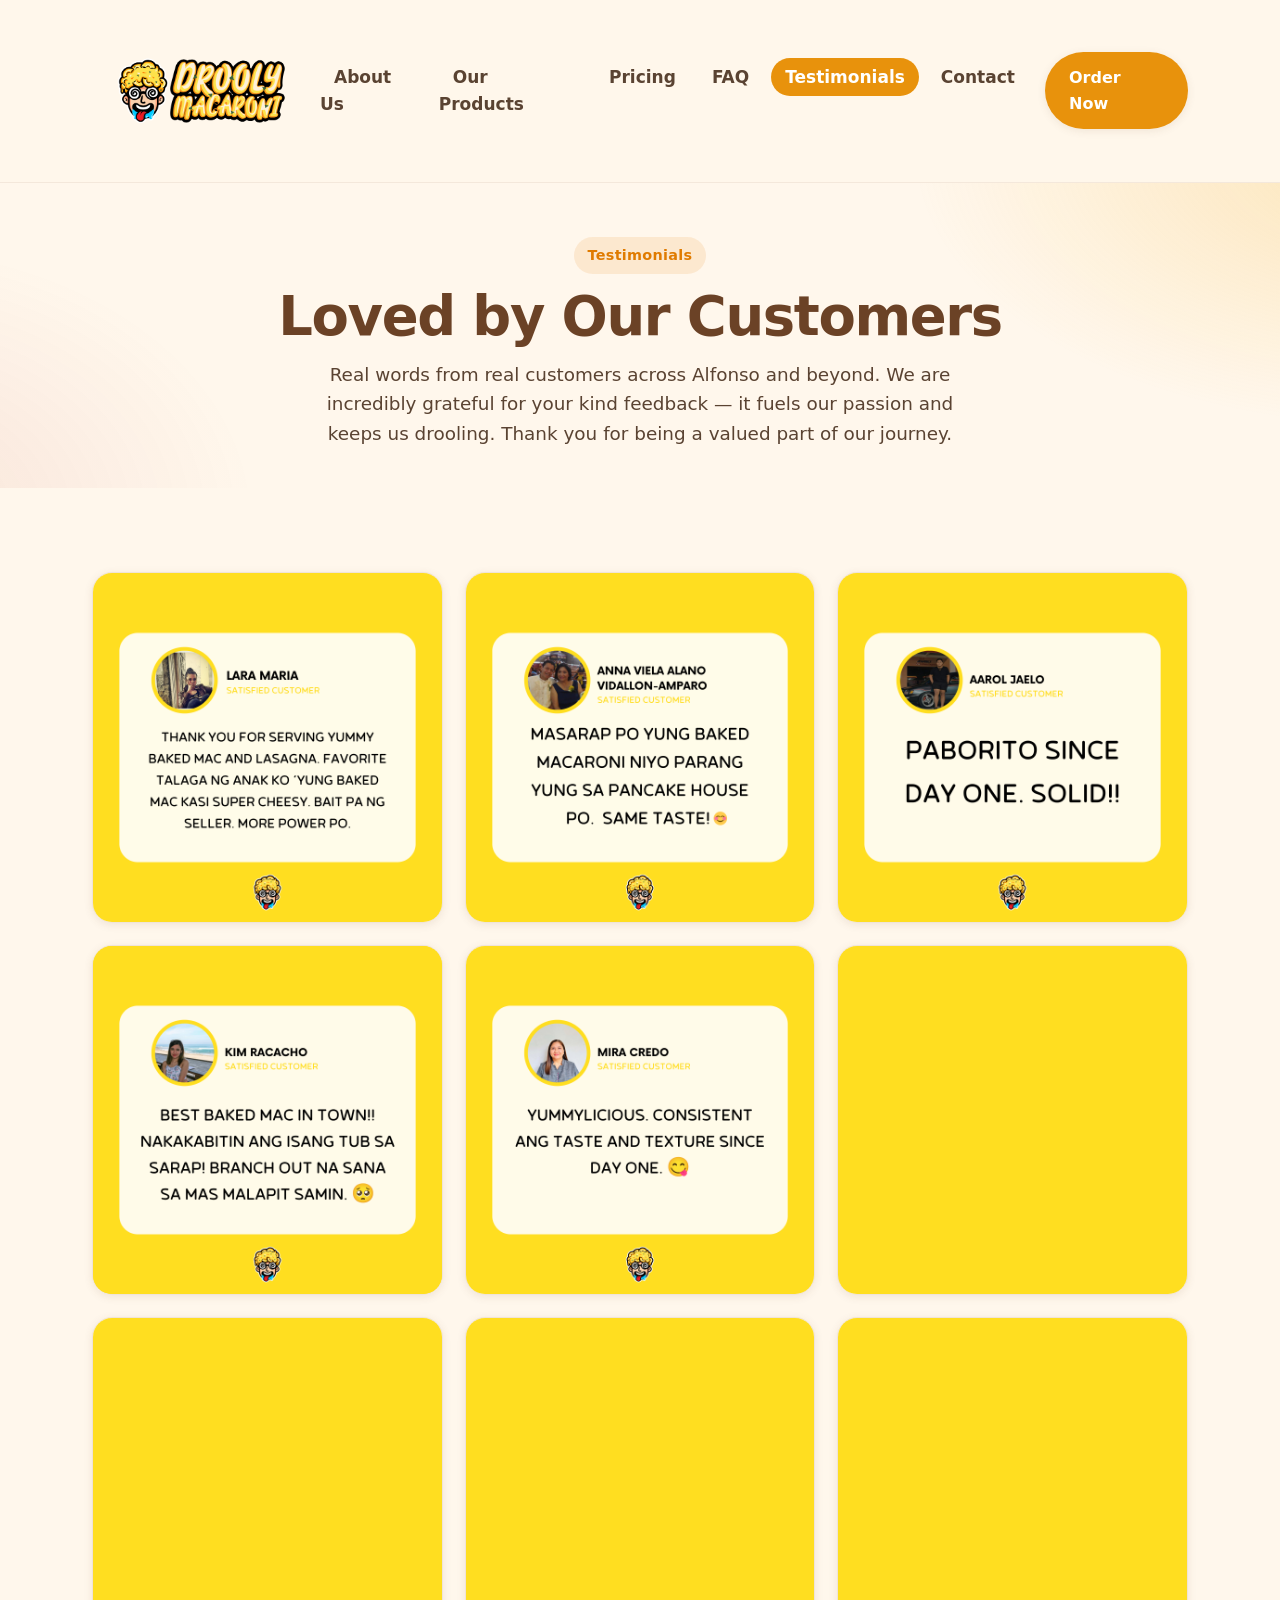
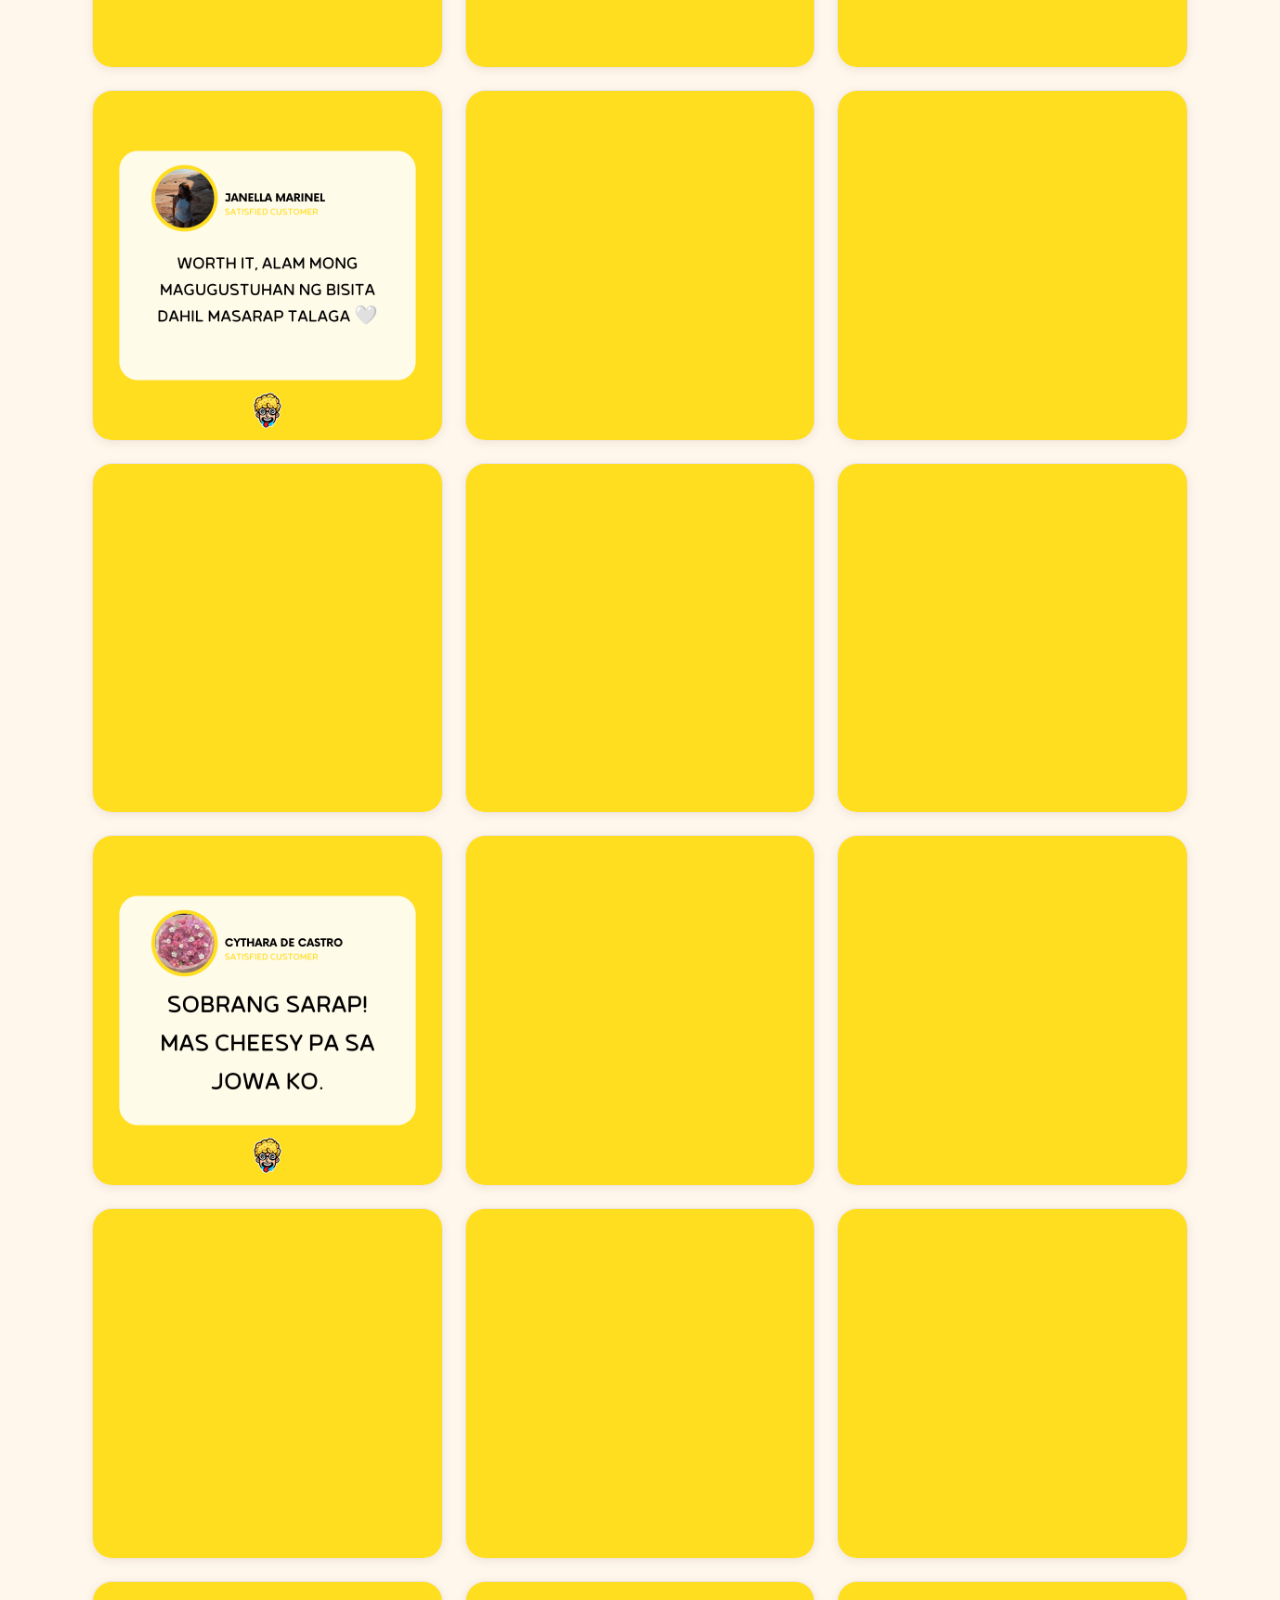
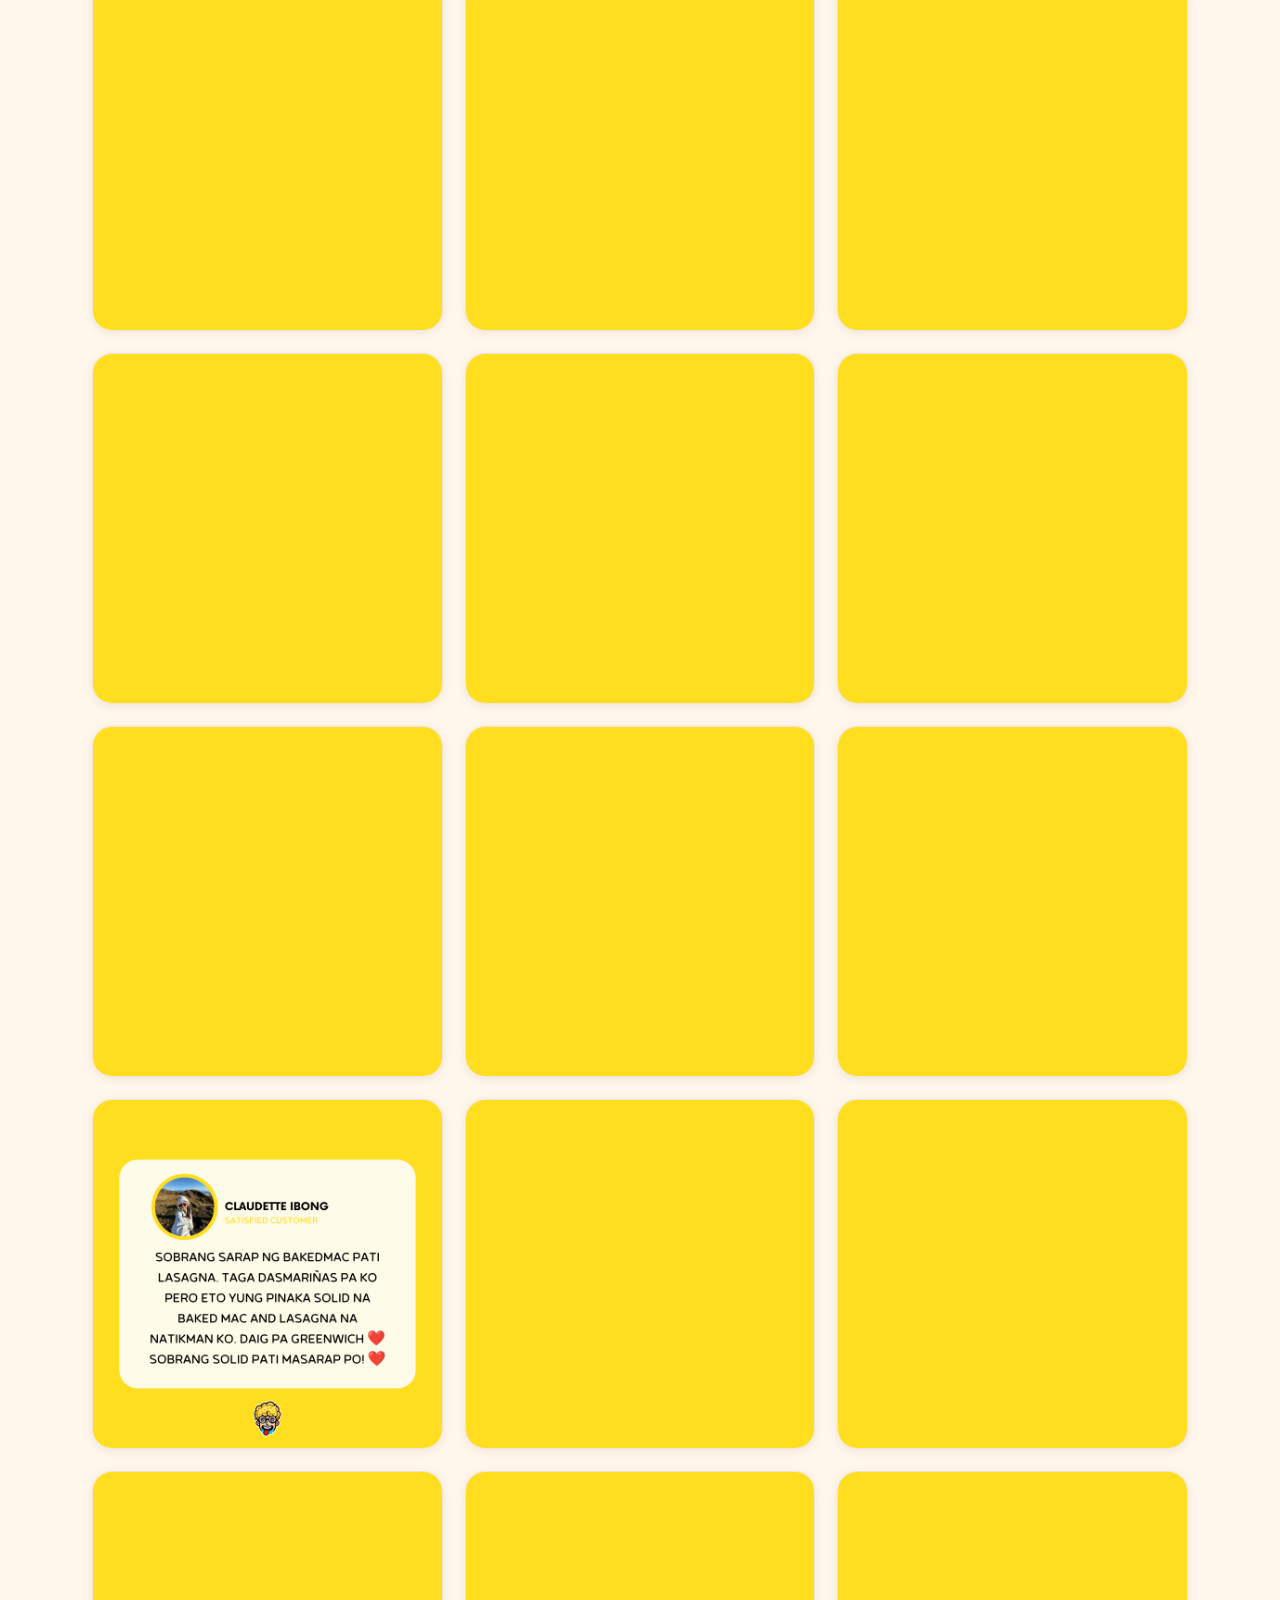
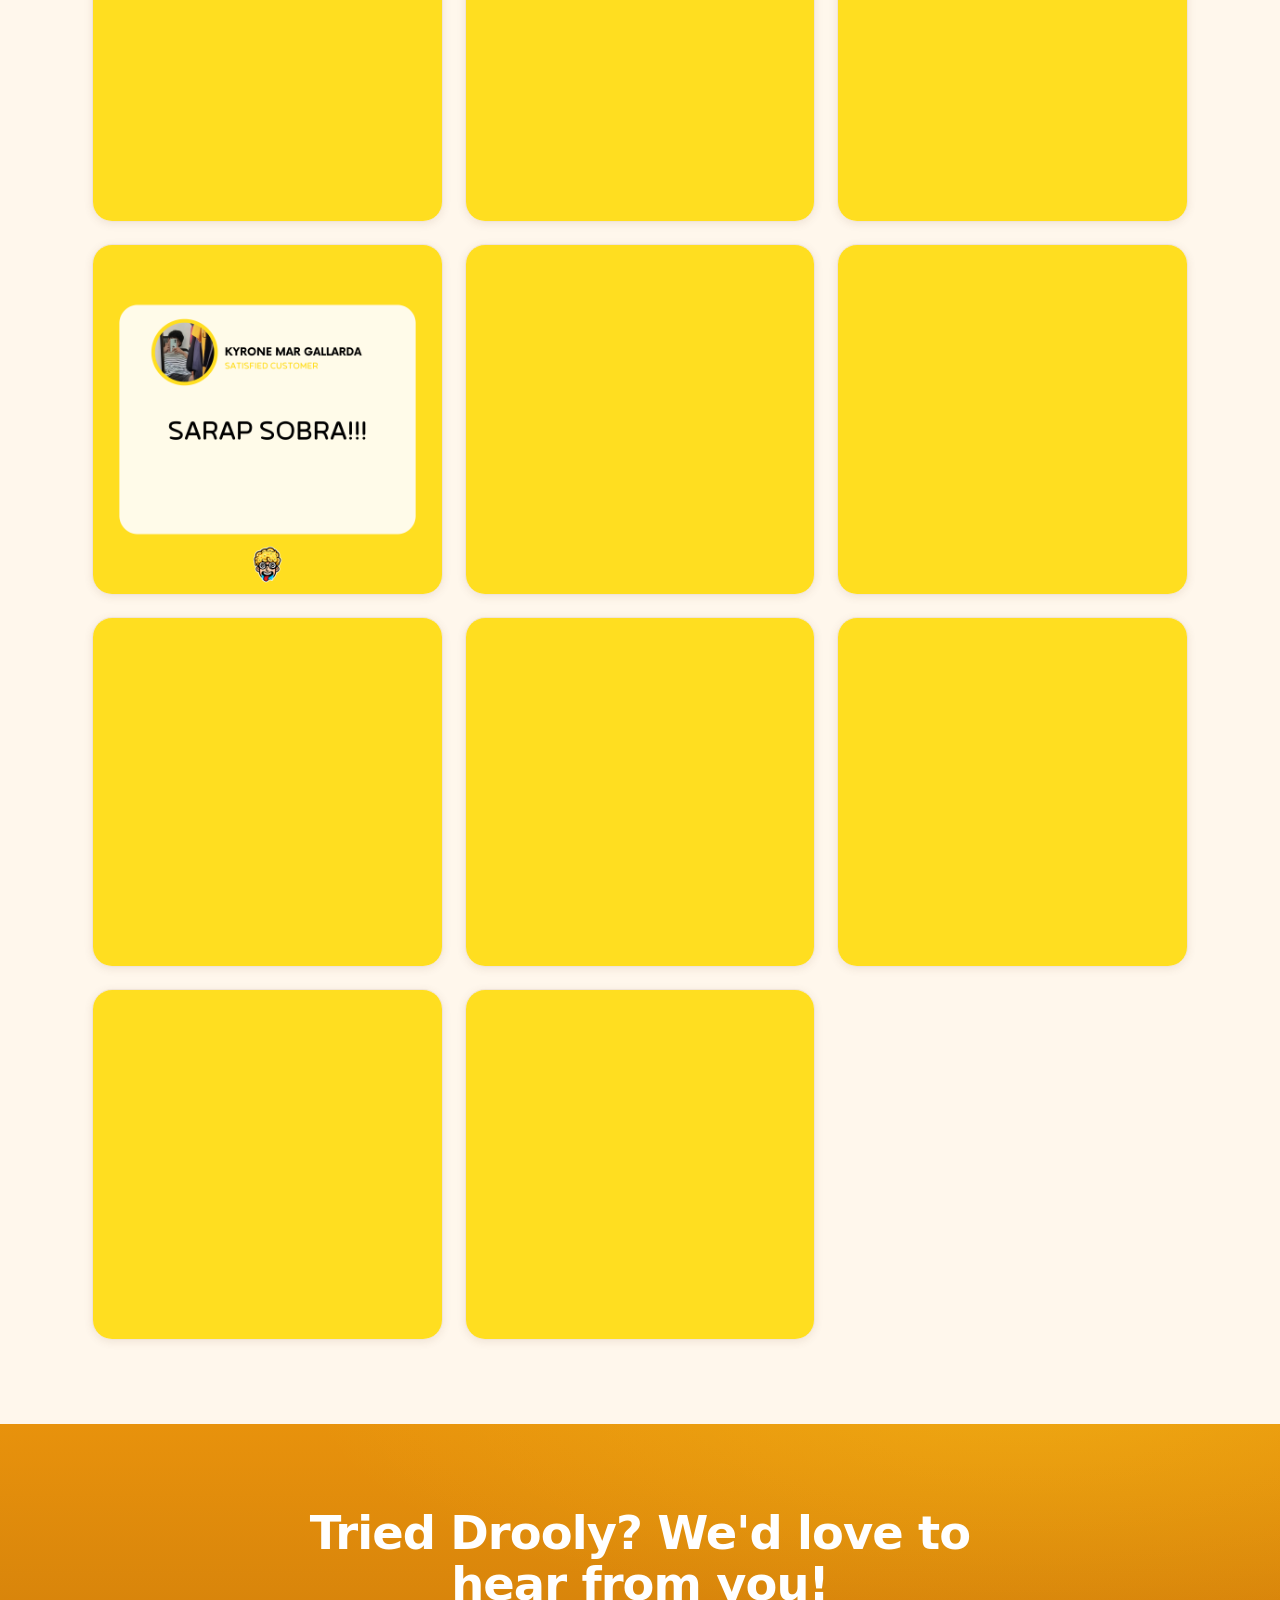
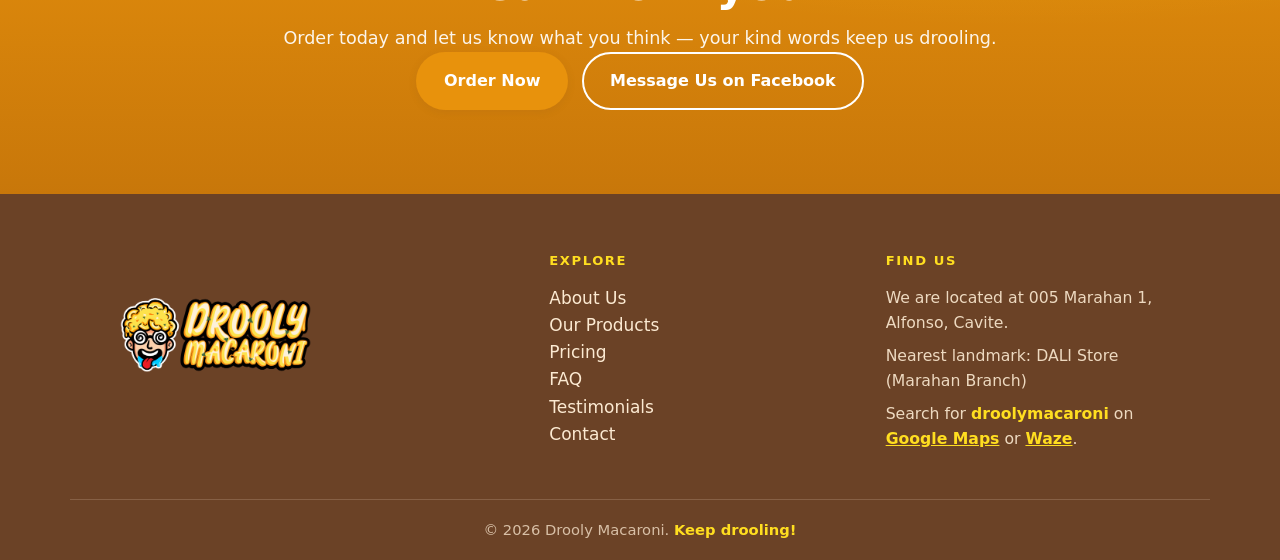
<file: testimonials.html>
<!DOCTYPE html>
<html lang="en">
<head>
  <meta charset="UTF-8" />
  <meta name="viewport" content="width=device-width, initial-scale=1.0" />

  <title>Testimonials | Drooly Macaroni</title>
  <meta name="description" content="Real reviews from Drooly Macaroni customers in Alfonso, Cavite — creamy baked mac & comforting lasagna worth drooling over." />
  <meta name="theme-color" content="#E8920C" />
  <link rel="canonical" href="https://droolymacaroni.com/testimonials" />

  <!-- Open Graph -->
  <meta property="og:type" content="website" />
  <meta property="og:title" content="Testimonials | Drooly Macaroni" />
  <meta property="og:description" content="Real reviews from Drooly Macaroni customers — creamy baked mac & comforting lasagna worth drooling over." />
  <meta property="og:site_name" content="Drooly Macaroni" />
  <meta property="og:locale" content="en_PH" />
  <meta property="og:image" content="images/bakemac-tray-new.png" />

  <!-- Twitter -->
  <meta name="twitter:card" content="summary_large_image" />
  <meta name="twitter:title" content="Testimonials | Drooly Macaroni" />
  <meta name="twitter:description" content="Real reviews from Drooly Macaroni customers — creamy baked mac & comforting lasagna worth drooling over." />
  <meta name="twitter:image" content="images/bakemac-tray-new.png" />

  <!-- Favicon -->
  <link rel="icon" type="image/png" href="assets/favicon.png" />
  <link rel="apple-touch-icon" href="assets/favicon.png" />

  <link rel="stylesheet" href="css/styles.css" />

  <!-- Structured data: customer reviews -->
  <script type="application/ld+json">
  {
    "@context": "https://schema.org",
    "@type": "Organization",
    "name": "Drooly Macaroni",
    "url": "https://droolymacaroni.com",
    "aggregateRating": {
      "@type": "AggregateRating",
      "ratingValue": "5",
      "reviewCount": "4"
    },
    "review": [
      { "@type": "Review", "author": { "@type": "Person", "name": "Kim Racacho" }, "reviewRating": { "@type": "Rating", "ratingValue": "5" }, "reviewBody": "Best baked mac in town!! Nakakabitin ang isang tub sa sarap! Branch out na sana sa mas malapit samin." },
      { "@type": "Review", "author": { "@type": "Person", "name": "Clarisse Joyce Gener" }, "reviewRating": { "@type": "Rating", "ratingValue": "5" }, "reviewBody": "The best baked mac at lasagna!!! Di pa start event namin, ubos na agad!" },
      { "@type": "Review", "author": { "@type": "Person", "name": "Anna Viela Alano Vidallon-Amparo" }, "reviewRating": { "@type": "Rating", "ratingValue": "5" }, "reviewBody": "Masarap po 'yung baked macaroni niyo parang 'yung sa Pancake House po. Same taste!" },
      { "@type": "Review", "author": { "@type": "Person", "name": "Kyle Añonuevo San Diego" }, "reviewRating": { "@type": "Rating", "ratingValue": "5" }, "reviewBody": "Isa sa pinaka masarap na baked mac mac na natikman ko, hindi tinipid sa lasa, pasok na pasok sa presyo." }
    ]
  }
  </script>
</head>

<body>
  <a class="skip-link" href="#main">Skip to content</a>

  <!-- ============ HEADER / NAV ============ -->
  <header class="site-header" id="top">
    <div class="container header-inner">
      <a class="brand" href="index.html" aria-label="Drooly Macaroni home">
        <img class="brand-logo" src="images/main-logo.png" alt="Drooly Macaroni" width="260" height="143" />
        <span class="brand-name sr-only" data-bind="brandName">Drooly Macaroni</span>
      </a>

      <nav class="main-nav" aria-label="Primary">
        <ul class="nav-list" id="nav-list" data-bind="navList"><!-- populated by JS --></ul>
      </nav>

      <a class="btn btn-primary nav-order" href="index.html#contact" data-bind="orderNavHref" data-bind-text="orderNavLabel">Order Now</a>

      <button class="nav-toggle" id="nav-toggle" aria-expanded="false" aria-controls="mobile-menu" aria-label="Open menu">
        <span></span><span></span><span></span>
      </button>
    </div>

    <!-- Mobile menu -->
    <div class="mobile-menu" id="mobile-menu" hidden>
      <ul class="mobile-nav-list" id="mobile-nav-list" data-bind="mobileNavList"><!-- populated by JS --></ul>
      <a class="btn btn-primary mobile-order" href="index.html#contact" data-bind="orderNavHref" data-bind-text="orderNavLabel">Order Now</a>
    </div>
  </header>

  <main id="main">
    <!-- ============ PAGE HERO ============ -->
    <section class="page-hero">
      <div class="container">
        <p class="eyebrow">Testimonials</p>
        <h1 class="page-title" data-bind="testimonialsTitle">Loved by Our Customers</h1>
        <p class="page-sub" data-bind="testimonialsIntro">We are incredibly grateful for your kind words and positive feedback. Your support fuels our passion and commitment to delivering exceptional food. Thank you for being a valued part of our journey.</p>
      </div>
    </section>

    <!-- ============ TESTIMONIALS ============ -->
    <section class="testimonials section" id="testimonials">
      <div class="container">
        <ul class="testimonial-grid" id="testimonial-grid" data-bind="testimonialGrid">
          <!-- Cards rendered from js/data.js (SITE_DATA.testimonials). -->
        </ul>

        <noscript>
          <ul class="testimonial-grid">
            <li class="testimonial-card">
              <img class="testimonial-photo" src="images/testi/1.png" alt="Review from Lara Maria" loading="lazy" />
            </li>
            <li class="testimonial-card">
              <img class="testimonial-photo" src="images/testi/2.png" alt="Review from Anna Viela Alano Vidallon-Amparo" loading="lazy" />
            </li>
            <li class="testimonial-card">
              <img class="testimonial-photo" src="images/testi/3.png" alt="Review from Aarol Jaelo" loading="lazy" />
            </li>
            <li class="testimonial-card">
              <img class="testimonial-photo" src="images/testi/20.png" alt="Review from Kien Perea" loading="lazy" />
            </li>
            <li class="testimonial-card">
              <img class="testimonial-photo" src="images/testi/44.png" alt="Review from Arah Nicole Masungsong" loading="lazy" />
            </li>
          </ul>
        </noscript>
      </div>
    </section>

    <!-- ============ CTA ============ -->
    <section class="resellers section section-accent">
      <div class="container resellers-inner">
        <h2 class="section-title">Tried Drooly? We'd love to hear from you!</h2>
        <p class="section-subtitle">Order today and let us know what you think — your kind words keep us drooling.</p>
        <div class="reseller-actions">
          <a class="btn btn-primary" href="https://m.me/droolymacaroni" target="_blank" rel="noopener">Order Now</a>
          <a class="btn btn-ghost" href="https://m.me/droolymacaroni" target="_blank" rel="noopener">Message Us on Facebook</a>
        </div>
      </div>
    </section>
  </main>

  <!-- ============ FOOTER ============ -->
  <footer class="site-footer">
    <div class="container footer-inner">
      <div class="footer-brand">
        <img class="footer-logo" src="images/main-logo.png" alt="Drooly Macaroni" />
      </div>
      <nav class="footer-col" aria-label="Footer">
        <h3 class="footer-heading">Explore</h3>
        <ul id="footer-nav-list" data-bind="footerNavList"><!-- populated by JS --></ul>
      </nav>
      <div class="footer-col footer-location">
        <h3 class="footer-heading">Find Us</h3>
        <p class="footer-loc-line">We are located at 005 Marahan 1, Alfonso, Cavite.</p>
        <p class="footer-loc-line">Nearest landmark: DALI Store (Marahan Branch)</p>
        <p class="footer-loc-line">Search for <strong>droolymacaroni</strong> on <a href="https://www.google.com/maps/search/?api=1&amp;query=droolymacaroni" target="_blank" rel="noopener">Google Maps</a> or <a href="https://waze.com/ul?q=droolymacaroni" target="_blank" rel="noopener">Waze</a>.</p>
      </div>
    </div>
    <div class="footer-bottom container">
      <p>&copy; <span id="year">2026</span> <span data-bind="brandName">Drooly Macaroni</span>. <strong data-bind="brandSignature">Keep drooling!</strong></p>
    </div>
  </footer>

  <!-- Sticky mobile order bar -->
  <a class="mobile-order-bar" href="index.html#contact" data-bind="orderNavHref">Order Now</a>

  <script src="js/site-data.js" defer></script>
  <script src="js/main.js" defer></script>
</body>
</html>
</file>
<file: css/styles.css>
/* =====================================================================
   Drooly Macaroni — styles.css
   Modern, cozy, drool-worthy. Warm palette, rounded cards, subtle motion.
   ===================================================================== */

/* ---------- Design tokens ---------- */
:root {
  --cream:        #FFF7EC;
  --cream-2:      #FBEAD2;
  --paper:        #FFFFFF;
  --ink:          #2E1C0E;
  --ink-soft:     #5A4332;
  --cheese:       #FFDE20;
  --cheese-deep:  #E8920C;
  --tomato:       #E07B00;
  --tomato-deep:  #A85A00;
  --brown:        #6B4226;
  --shadow-sm:    0 2px 8px rgba(110, 66, 38, 0.10);
  --shadow-md:    0 10px 30px rgba(110, 66, 38, 0.14);
  --shadow-lg:    0 22px 60px rgba(110, 66, 38, 0.20);
  --radius:       20px;
  --radius-lg:    28px;
  --radius-sm:    12px;
  --container:    1140px;
  --font:         "Segoe UI", system-ui, -apple-system, Roboto, "Helvetica Neue", Arial, sans-serif;
  --ease:         cubic-bezier(.22,.61,.36,1);
}

/* ---------- Reset ---------- */
*, *::before, *::after { box-sizing: border-box; }
html { scroll-behavior: smooth; -webkit-text-size-adjust: 100%; }
body {
  margin: 0;
  font-family: var(--font);
  color: var(--ink);
  background: var(--cream);
  line-height: 1.6;
  font-size: 17px;
  -webkit-font-smoothing: antialiased;
  overflow-x: hidden;
}
img { max-width: 100%; display: block; height: auto; }
a { color: inherit; text-decoration: none; }
ul { list-style: none; margin: 0; padding: 0; }
h1, h2, h3, p { margin: 0; }

.container { width: 100%; max-width: var(--container); margin: 0 auto; padding: 0 22px; }

/* ---------- Skip link ---------- */
.skip-link {
  position: absolute; left: -999px; top: 0; z-index: 200;
  background: var(--ink); color: #fff; padding: 12px 18px; border-radius: 0 0 10px 0;
}
.skip-link:focus { left: 0; }

/* ---------- Buttons ---------- */
.btn {
  display: inline-flex; align-items: center; justify-content: center;
  gap: .5rem; padding: 14px 26px; border-radius: 999px;
  font-weight: 700; font-size: 1rem; cursor: pointer; border: 2px solid transparent;
  transition: transform .18s var(--ease), box-shadow .18s var(--ease), background .18s var(--ease), color .18s var(--ease);
  will-change: transform;
}
.btn-primary { background: var(--cheese-deep); color: #fff; box-shadow: var(--shadow-sm); }
.btn-primary:hover { background: var(--tomato); transform: translateY(-2px); box-shadow: var(--shadow-md); }
.btn-ghost { background: transparent; color: var(--brown); border-color: var(--cheese-deep); }
.btn-ghost:hover { background: var(--cream-2); transform: translateY(-2px); border-color: var(--tomato); color: var(--tomato); }
.btn-lg { padding: 18px 40px; font-size: 1.15rem; }
.btn:focus-visible { outline: 3px solid var(--tomato); outline-offset: 3px; }

/* ---------- Header / Nav ---------- */
.site-header {
  position: sticky; top: 0; z-index: 100;
  background: rgba(255, 247, 236, 0.86);
  backdrop-filter: saturate(160%) blur(10px);
  border-bottom: 1px solid rgba(110,66,38,.08);
  transition: padding .25s var(--ease), box-shadow .25s var(--ease), background .25s var(--ease);
}
.header-inner {
  display: flex; align-items: center; justify-content: space-between;
  padding-top: 16px; padding-bottom: 16px; gap: 16px;
  transition: padding .25s var(--ease);
}
.site-header.scrolled { box-shadow: var(--shadow-sm); background: rgba(255,247,236,.96); }
.site-header.scrolled .header-inner { padding-top: 9px; padding-bottom: 9px; }

.brand { display: inline-flex; align-items: center; gap: 10px; font-weight: 800; }
.brand-mark { font-size: 1.5rem; line-height: 1; }
.brand-name {
  font-size: 1.3rem; letter-spacing: -.01em; color: var(--brown);
  font-family: "Trebuchet MS", var(--font);
}

.main-nav { display: none; }
.nav-list { display: flex; gap: 8px; }
.nav-list a {
  padding: 9px 14px; border-radius: 999px; font-weight: 600; color: var(--ink-soft);
  transition: background .18s var(--ease), color .18s var(--ease);
}
.nav-list a:hover, .nav-list a:focus-visible { background: var(--cream-2); color: var(--tomato); }
.nav-list a:focus-visible { outline: 3px solid var(--tomato); outline-offset: 2px; }

.nav-order { padding: 11px 22px; }
.nav-toggle {
  display: inline-flex; flex-direction: column; justify-content: center; gap: 5px;
  width: 46px; height: 46px; padding: 0 11px; border: 0; border-radius: 12px;
  background: var(--cream-2); cursor: pointer;
}
.nav-toggle span { display: block; height: 2.5px; background: var(--brown); border-radius: 2px; transition: transform .25s var(--ease), opacity .2s; }
.nav-toggle[aria-expanded="true"] span:nth-child(1) { transform: translateY(7.5px) rotate(45deg); }
.nav-toggle[aria-expanded="true"] span:nth-child(2) { opacity: 0; }
.nav-toggle[aria-expanded="true"] span:nth-child(3) { transform: translateY(-7.5px) rotate(-45deg); }

/* Mobile menu */
.mobile-menu {
  display: none; flex-direction: column; gap: 6px;
  padding: 14px 22px 22px; background: var(--paper);
  border-bottom: 1px solid rgba(110,66,38,.10); box-shadow: var(--shadow-md);
}
.mobile-menu.open { display: flex; }
.mobile-nav-list { display: flex; flex-direction: column; }
.mobile-nav-list li { display: block; }
.mobile-nav-list a {
  display: block;
  padding: 14px 12px; font-weight: 700; font-size: 1.1rem; color: var(--ink-soft);
  border-bottom: 1px solid rgba(110,66,38,.07);
}
.mobile-nav-list a:focus-visible { outline: 3px solid var(--tomato); outline-offset: -2px; }
.mobile-order { margin-top: 14px; }

/* ---------- Sections ---------- */
.section { padding: 84px 0; }
.section-alt { background: var(--cream-2); }
.section-accent {
  background:
    radial-gradient(1200px 400px at 80% -10%, rgba(255,222,32,.28), transparent 60%),
    linear-gradient(180deg, var(--cheese-deep) 0%, #C8770A 100%);
  color: #fff;
}
.section-head { text-align: center; max-width: 720px; margin: 0 auto 52px; }
.section-title {
  font-size: clamp(1.9rem, 4.5vw, 2.9rem); font-weight: 800; line-height: 1.1;
  letter-spacing: -.02em; color: var(--brown); font-family: "Trebuchet MS", var(--font);
}
.section-accent .section-title { color: #fff; }
.section-subtitle { margin-top: 14px; font-size: 1.1rem; color: var(--ink-soft); }
.section-accent .section-subtitle { color: rgba(255,255,255,.92); }

/* ---------- Hero ---------- */
.hero {
  background:
    radial-gradient(900px 500px at 110% -10%, rgba(246,185,59,.30), transparent 55%),
    radial-gradient(700px 500px at -10% 110%, rgba(192,57,43,.10), transparent 55%),
    var(--cream);
  padding: 64px 0 88px;
  overflow: hidden;
}
.hero-inner {
  display: grid; gap: 44px; align-items: center;
  grid-template-columns: 1fr;
}
.eyebrow {
  display: inline-block; font-weight: 700; color: var(--tomato);
  background: rgba(224,123,0,.12); padding: 7px 14px; border-radius: 999px;
  font-size: .9rem; letter-spacing: .02em; margin-bottom: 18px;
}
.hero-title {
  font-size: clamp(2.3rem, 7vw, 4.2rem); line-height: 1.04; font-weight: 800;
  letter-spacing: -.025em; color: var(--brown); font-family: "Trebuchet MS", var(--font);
}
.hero-subtitle { margin-top: 20px; font-size: 1.2rem; color: var(--ink-soft); max-width: 30em; }
.hero-actions { display: flex; flex-wrap: wrap; gap: 14px; margin-top: 30px; }
.hero-badges { display: flex; flex-wrap: wrap; gap: 10px; margin-top: 30px; }
.hero-badges li {
  display: inline-flex; align-items: center; gap: 7px;
  background: var(--paper); border: 1px solid rgba(110,66,38,.12);
  padding: 8px 14px; border-radius: 999px; font-size: .92rem; font-weight: 600; color: var(--brown);
  box-shadow: var(--shadow-sm);
}
.hero-badges li::before { content: "✓"; color: var(--cheese-deep); font-weight: 900; }

.hero-media { position: relative; }
.hero-media img {
  width: 100%; border-radius: var(--radius-lg); box-shadow: var(--shadow-lg);
  border: 6px solid #fff; object-fit: cover; aspect-ratio: 1280/1319;
}
.hero-media::after {
  content: ""; position: absolute; inset: -14px -14px auto auto; width: 120px; height: 120px;
  background: radial-gradient(circle at 30% 30%, var(--cheese), var(--cheese-deep));
  border-radius: 50%; opacity: .18; z-index: -1;
}

/* ---------- Products ---------- */
.product-grid {
  display: grid; gap: 28px; grid-template-columns: 1fr;
}
.pricing-grid {
  display: grid; gap: 28px; grid-template-columns: 1fr;
}
.product-grid, .pricing-grid {
  align-items: start;
}
.product-card {
  border-radius: var(--radius-lg); overflow: hidden;
  box-shadow: var(--shadow-md); border: 1px solid rgba(110,66,38,.08);
  display: flex; flex-direction: column;
  background: linear-gradient(180deg, var(--cheese) 0%, #F8D976 55%, var(--cream-2) 100%);
  transition: transform .25s var(--ease), box-shadow .25s var(--ease);
}
.product-card:hover, .product-card:focus-within { transform: translateY(-6px); box-shadow: var(--shadow-lg); }
.product-media { position: relative; overflow: hidden; background: transparent; padding: 18px 18px 4px; }
.product-media img {
  display: block; width: 100%; height: auto; object-fit: contain;
  border-radius: 16px;
  box-shadow: 0 8px 22px rgba(110,66,38,.14);
  transition: transform .5s var(--ease);
}
.product-card:hover .product-media img { transform: scale(1.05); }
.product-tag {
  position: absolute; top: 16px; left: 16px; background: var(--tomato); color: #fff;
  font-weight: 700; font-size: .82rem; padding: 7px 14px; border-radius: 999px; box-shadow: var(--shadow-sm); z-index: 2;
}
.product-body { padding: 18px 26px 30px; display: flex; flex-direction: column; gap: 10px; flex: 1; background: transparent; }
.product-head { display: flex; align-items: baseline; justify-content: space-between; gap: 12px; }
.product-body h3 { font-size: 1.7rem; font-weight: 800; color: var(--brown); font-family: "Trebuchet MS", var(--font); margin: 0; }
.price { font-size: 1.6rem; font-weight: 800; color: var(--cheese-deep); white-space: nowrap; }
.product-body p { color: var(--ink-soft); font-size: 1.08rem; flex: 1; }

/* ---------- Why Drooly ---------- */
.why-grid { display: grid; gap: 22px; grid-template-columns: 1fr; }
.why-item {
  position: relative; overflow: hidden;
  background: var(--paper); border-radius: 18px; padding: 28px 24px 26px;
  box-shadow: var(--shadow-md); border: 1px solid rgba(110,66,38,.08);
  display: flex; flex-direction: column; gap: 18px;
  transition: transform .22s var(--ease), box-shadow .22s var(--ease), border-color .22s var(--ease);
}
/* thin colored top border that matches the card's icon color */
.why-item::before {
  content: ""; position: absolute; left: 0; right: 0; top: 0; height: 5px;
  background: var(--why-accent, var(--cheese-deep));
}
.why-item:hover { transform: translateY(-6px); box-shadow: var(--shadow-lg); }
.why-head { display: flex; align-items: center; gap: 18px; }
.why-icon {
  flex: 0 0 52px; width: 52px; height: 52px; border-radius: 14px;
  display: grid; place-items: center;
  background: color-mix(in srgb, var(--why-accent, var(--cheese-deep)) 22%, #fff);
  color: var(--why-accent, var(--cheese-deep));
  box-shadow: inset 0 0 0 1px color-mix(in srgb, var(--why-accent, var(--cheese-deep)) 35%, #fff);
}
.why-item h3 { font-size: 1.22rem; font-weight: 800; color: var(--brown); line-height: 1.15; letter-spacing: -.01em; }
.why-item p { color: var(--ink-soft); font-size: 1rem; line-height: 1.6; margin-top: 2px; }
.why-item div { min-width: 0; }

/* per-card brand accent colors — all cheese/yellow family (gold, amber, bronze) */
.why-accent-heart { --why-accent: #F2B705; }
.why-accent-flame { --why-accent: #E8920C; }
.why-accent-users { --why-accent: #D98300; }
.why-accent-star  { --why-accent: #C2700A; }

/* ---------- About (single mascot) ---------- */
.about-inner { display: grid; gap: 40px; grid-template-columns: 1fr; align-items: center; }
.about-media {
  display: grid; place-items: center;
  padding: 22px;
  background: #fff;
  border-radius: var(--radius-lg);
  box-shadow: var(--shadow-lg);
  border: 1px solid rgba(110,66,38,.08);
}
.about-mascot-solo {
  width: 100%; max-width: 380px; height: auto;
  border-radius: 18px;
}
.about-graphic {
  width: 100%; max-width: 560px; height: auto;
  border-radius: 18px; box-shadow: var(--shadow-sm);
}
.about-copy .section-title { text-align: left; margin-bottom: 18px; }
.about-copy p { color: var(--ink-soft); margin-bottom: 14px; font-size: 1.06rem; }

/* ---------- Resellers ---------- */
.resellers-inner { text-align: center; max-width: 760px; margin: 0 auto; }
.resellers .section-title { color: #fff; }
.resellers .section-subtitle { color: rgba(255,255,255,.92); }
.reseller-body { font-size: 1.15rem; margin: 18px auto 30px; max-width: 38em; }
.reseller-actions { display: flex; flex-wrap: wrap; gap: 14px; justify-content: center; }
.section-accent .btn-ghost { color: #fff; border-color: #fff; }
.section-accent .btn-ghost:hover { background: rgba(255,255,255,.16); color: #fff; border-color: #fff; }

/* ---------- Contact ---------- */
.contact { background: var(--cream); }
.contact-inner { text-align: center; max-width: 760px; margin: 0 auto; }
.contact-title { font-size: clamp(2rem, 5vw, 3.1rem); }
.contact-subtitle { margin-top: 14px; font-size: 1.2rem; color: var(--ink-soft); }
.contact-details { display: flex; flex-wrap: wrap; gap: 18px; justify-content: center; margin-top: 36px; }
.contact-pill {
  display: inline-flex; align-items: center; gap: 16px; background: var(--paper);
  border: 1px solid rgba(110,66,38,.12); border-radius: 999px; padding: 16px 28px 16px 18px;
  box-shadow: var(--shadow-sm); transition: transform .18s var(--ease), box-shadow .18s var(--ease);
}
.contact-pill:hover { transform: translateY(-3px); box-shadow: var(--shadow-md); }
.contact-pill:focus-visible { outline: 3px solid var(--tomato); outline-offset: 3px; }
.contact-pill-icon {
  display: inline-flex; align-items: center; justify-content: center;
  width: 46px; height: 46px; border-radius: 50%; flex: 0 0 auto;
}
.contact-pill-icon svg { width: 22px; height: 22px; }
.contact-pill-icon--phone { background: #FCEFCB; color: #C2700A; }
.contact-pill-icon--chat { background: #FBE9B0; color: #E8920C; }
.contact-pill-label { display: block; font-size: .82rem; color: var(--ink-soft); }
.contact-pill-value { display: block; font-weight: 800; color: var(--brown); font-size: 1.18rem; }

/* ---------- Testimonials ---------- */
.testimonial-grid { display: grid; gap: 22px; grid-template-columns: 1fr; list-style: none; margin: 0; padding: 0; }
.testimonial-card {
  background: transparent; border-radius: var(--radius); overflow: hidden;
  box-shadow: var(--shadow-sm); border: 1px solid rgba(110,66,38,.10);
  transition: transform .22s var(--ease), box-shadow .22s var(--ease);
}
.testimonial-card:hover { transform: translateY(-5px); box-shadow: var(--shadow-lg); }
.testimonial-photo {
  width: 100%; height: auto; display: block; background: var(--cheese);
}
.testimonial-body { padding: 22px 24px 26px; }
.testimonial-stars { color: #F2B705; font-size: 1.15rem; letter-spacing: 2px; margin-bottom: 10px; }
.testimonial-quote { color: var(--brown); font-size: 1.05rem; line-height: 1.55; margin-bottom: 16px; }
.testimonial-name { font-weight: 800; color: var(--brown); font-size: 1.08rem; }
.testimonial-label { color: var(--cheese-deep); font-size: .85rem; font-weight: 700; text-transform: uppercase; letter-spacing: .06em; margin-top: 2px; }

/* ---------- Footer ---------- */
.site-footer { background: var(--brown); color: #FCEAD2; }
.footer-inner {
  display: grid; gap: 34px; grid-template-columns: 1fr;
  padding: 56px 22px 40px;
}
.footer-brand { position: relative; display: flex; align-items: flex-end; gap: 0; }
.footer-logo { width: 240px; height: auto; }
.footer-col { text-align: left; }
.footer-heading {
  font-size: .82rem; font-weight: 800; letter-spacing: .12em; text-transform: uppercase;
  color: var(--cheese); margin-bottom: 14px;
}
.footer-nav ul { display: flex; flex-direction: column; flex-wrap: wrap; gap: 10px; list-style: none; margin: 0; padding: 0; }
.footer-nav a { color: rgba(252,234,210,.92); font-weight: 600; }
.footer-nav a:hover { color: var(--cheese); }
.footer-contact { display: flex; flex-direction: column; gap: 14px; align-items: flex-start; }
.footer-link {
  display: inline-flex; align-items: center; gap: 12px; color: rgba(252,234,210,.95);
  font-weight: 700; transition: color .16s var(--ease);
}
.footer-link:hover { color: var(--cheese); }
.footer-link:focus-visible { outline: 3px solid var(--cheese); outline-offset: 3px; }
.footer-link-icon {
  display: inline-flex; align-items: center; justify-content: center;
  width: 38px; height: 38px; border-radius: 50%; flex: 0 0 auto;
}
.footer-link-icon svg { width: 18px; height: 18px; }
.footer-link-icon--phone { background: #FCEFCB; color: #C2700A; }
.footer-link-icon--chat { background: #FBE9B0; color: #E8920C; }
.footer-link-label { display: block; font-size: .78rem; font-weight: 600; color: rgba(252,234,210,.75); }
.footer-link-value { display: block; font-size: 1rem; font-weight: 800; color: #fff; }
.footer-location { max-width: 26em; }
.footer-loc-line { color: rgba(252,234,210,.9); font-size: .98rem; line-height: 1.6; margin-bottom: 8px; }
.footer-location strong { color: var(--cheese); }
.footer-location a { color: var(--cheese); font-weight: 700; text-decoration: underline; }
.footer-location a:hover { color: #fff; }
.footer-bottom { padding: 18px 22px; border-top: 1px solid rgba(252,234,210,.18); font-size: .92rem; color: rgba(252,234,210,.75); text-align: center; }
.footer-bottom strong { color: var(--cheese); }

/* ---------- Mobile sticky order bar ---------- */
.mobile-order-bar {
  position: fixed; left: 14px; right: 14px; bottom: 14px; z-index: 90;
  display: none; text-align: center; padding: 16px; border-radius: 999px;
  background: var(--cheese-deep); color: #fff; font-weight: 800; font-size: 1.1rem;
  box-shadow: var(--shadow-lg);
}
.mobile-order-bar:focus-visible { outline: 3px solid #fff; outline-offset: 2px; }

/* ---------- Scroll reveal ---------- */
.reveal { opacity: 0; transform: translateY(26px); transition: opacity .6s var(--ease), transform .6s var(--ease); }
.reveal.in { opacity: 1; transform: none; }

/* ---------- Desktop layout ---------- */
@media (min-width: 760px) {
  .hero-inner { grid-template-columns: 1.05fr .95fr; }
  .product-grid { grid-template-columns: repeat(2, 1fr); }
  .pricing-grid { grid-template-columns: repeat(2, 1fr); }
  .why-grid { grid-template-columns: repeat(2, 1fr); }
  .testimonial-grid { grid-template-columns: repeat(2, 1fr); }
  .about-inner { grid-template-columns: 1fr 1fr; }
  .footer-inner { grid-template-columns: 1.4fr 1fr 1fr; align-items: start; }
  .mobile-order-bar { display: none; }
}
@media (min-width: 980px) {
  .main-nav { display: block; }
  .nav-toggle { display: none; }
  .mobile-menu { display: none !important; }
  .why-grid { grid-template-columns: repeat(4, 1fr); }
  .testimonial-grid { grid-template-columns: repeat(3, 1fr); }
  .about-mascot { width: 180px; }
}

/* ---------- Reduced motion ---------- */
@media (prefers-reduced-motion: reduce) {
  html { scroll-behavior: auto; }
  *, *::before, *::after { animation-duration: .001ms !important; transition-duration: .001ms !important; }
  .reveal { opacity: 1; transform: none; }
}

/* ---------- Small screens ---------- */
@media (max-width: 380px) {
  body { font-size: 16px; }
  .hero-actions .btn, .contact-actions .btn { width: 100%; }
}


/* ---------- Page hero (standalone sub-pages) ---------- */
.page-hero {
  background:
    radial-gradient(900px 500px at 110% -10%, rgba(246,185,59,.30), transparent 55%),
    radial-gradient(700px 500px at -10% 110%, rgba(192,57,43,.10), transparent 55%),
    var(--cream);
  padding: 54px 0 40px;
  text-align: center;
}
.page-hero .eyebrow {
  display: inline-block; font-weight: 700; color: var(--tomato);
  background: rgba(224,123,0,.12); padding: 7px 14px; border-radius: 999px;
  font-size: .9rem; letter-spacing: .02em; margin-bottom: 14px;
}
.page-title {
  font-size: clamp(2rem, 6vw, 3.4rem); line-height: 1.06; font-weight: 800;
  letter-spacing: -.025em; color: var(--brown); font-family: "Trebuchet MS", var(--font);
}
.page-sub { margin-top: 14px; font-size: 1.15rem; color: var(--ink-soft); max-width: 36em; margin-left: auto; margin-right: auto; }

/* Active nav link on the current page */
.nav-list a[aria-current="page"],
.mobile-nav-list a[aria-current="page"] {
  background: var(--cheese-deep);
  color: #fff;
}
.mobile-nav-list a[aria-current="page"] {
  border-radius: 999px;
  padding-left: 18px;
  padding-right: 18px;
  border-bottom-color: transparent;
  text-align: left;
  margin: 2px 4px;
}


/* ---------- Brand logo (combined mascot + wordmark) ---------- */
.brand-logo { width: 190px; height: auto; display: block; }

/* ---------- FAQ ---------- */
.faq.section { background: var(--paper); }
.faq-inner { max-width: 820px; }
.faq-list { display: flex; flex-direction: column; gap: 14px; margin-top: 34px; }
.faq-item {
  background: var(--cream-2);
  border: 1px solid rgba(110,66,38,.08);
  border-radius: var(--radius);
  box-shadow: var(--shadow-sm);
  overflow: hidden;
  transition: box-shadow .22s var(--ease);
}
.faq-item[open] { box-shadow: var(--shadow-md); }
.faq-q {
  list-style: none;
  cursor: pointer;
  display: flex; align-items: center; justify-content: space-between; gap: 12px;
  padding: 18px 22px;
  font-weight: 800; font-size: 1.12rem; color: var(--brown); font-family: "Trebuchet MS", var(--font);
}
.faq-q::-webkit-details-marker { display: none; }
.faq-q::after {
  content: "+"; flex: none;
  width: 28px; height: 28px; border-radius: 999px;
  display: grid; place-items: center;
  background: var(--cheese-deep); color: #fff; font-size: 1.3rem; font-weight: 800;
  transition: transform .22s var(--ease);
}
.faq-item[open] .faq-q::after { content: "\2212"; transform: rotate(180deg); }
.faq-a { padding: 0 22px 20px; }
.faq-a p { color: var(--ink-soft); font-size: 1.04rem; line-height: 1.6; margin-bottom: 10px; }
.faq-a p:last-child { margin-bottom: 0; }
.faq-a a { color: var(--cheese-deep); font-weight: 700; text-decoration: underline; }
.sr-only {
  position: absolute; width: 1px; height: 1px; padding: 0; margin: -1px;
  overflow: hidden; clip: rect(0 0 0 0); white-space: nowrap; border: 0;
}
@media (min-width: 480px) { .brand-logo { width: 215px; } }
</file>
